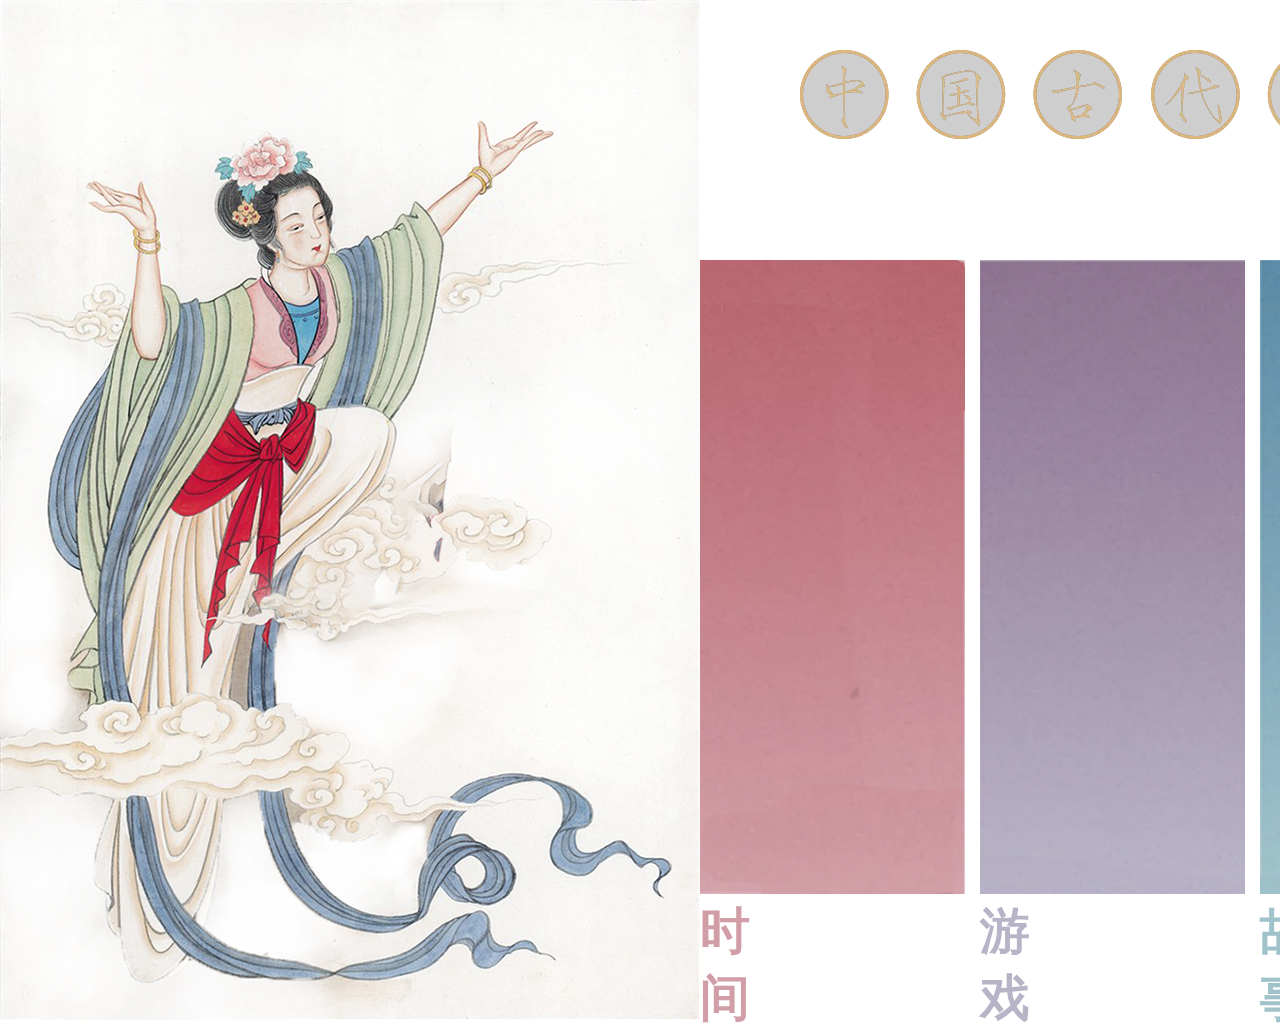
<file: short term/index.html>
<!DOCTYPE html>
<html>
	<head>
		<meta charset="utf-8" />
		<title>首页</title>
		<style>
		*{
			padding: 0;
			margin: 0;
		}
		.a{
			display: flex;
			flex-direction: row;
		}
		.b{
		position: relative;
			width: 700px;
		}/*飞天女*/
		.c{
			position: relative;
			width: 260px;
			height: 634px;
			margin-right: 20px;
			margin-top:260px ;

		}/*四个色块*/
		.d{
			top: 50px;
			left: 800px;
			position: absolute;
		}/*字*/
		.p1{
		                font-weight: bold;
		                font-size: 50px;
		                font-family: "宋体";
		                color: #d19da6;
						margin: auto;
						position:absolute
		            }
		.p2{
		                font-weight: bold;
		                font-size: 50px;
		                font-family: "宋体";
		                color: #b8b3c7;
						margin: auto;
		            }
		.p3{
		                font-weight: bold;
		                font-size: 50px;
		                font-family: "宋体";
		                color: #a0c2ca;
						margin: auto;
		            }
		.p4{
		                font-weight: bold;
		                font-size: 50px;
		                font-family: "宋体";
		                color: #b0cfba;
						margin: auto;
		            }
		</style>
	</head>
	<body>

	<div class="a">
	<div class="b"><img src="img/index1.png" alt=""></div>
	<div class="d"><img src="img/index%20letter2.png" alt=""></div>
	<div class="c" onclick="window.open(/'https://www.gongzicp.com/')"><img src="img/index2.png" alt=""><p class="p1">时<br>间</p></div>
	<div class="c" onclick="window.open(/'https://www.gongzicp.com/')"><img src="img/index3.png" alt=""><p class="p2">游<br>戏</p></div>
	<div class="c" onclick="window.open(/'https://www.gongzicp.com/')"><img src="img/index4.png" alt=""><p class="p3">故<br>事</p></div>
	<div class="c" onclick="window.open(/'https://www.gongzicp.com/')"><img src="img/index5.png" alt=""><p class="p4">分<br>析</p></div>
	</div>
	</body>
	
</html>
</file>
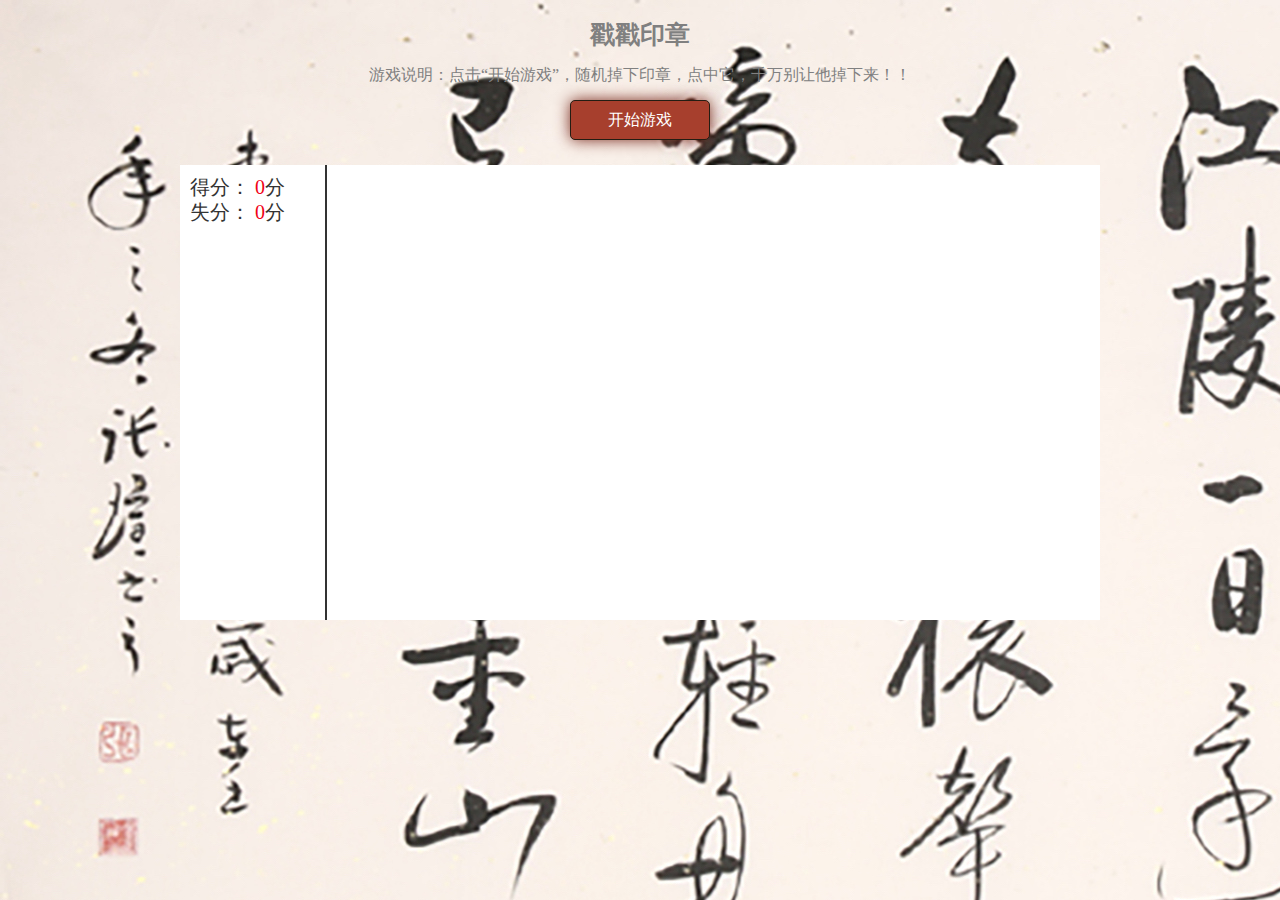
<file: game1/game1.html>
<!doctype html>
<html lang="en">

<head>
	<meta charset="UTF-8">
	<meta name="Generator" content="EditPlus®">
	<meta name="Author" content="">
	<meta name="Keywords" content="">
	<meta name="Description" content="">
	<title>来戳印章吧！</title>
	<link rel="stylesheet" href="./game.css">
	<script src="./game.js"></script>
	<script>
		$(function () {
			var input = $('top').getElementsByTagName('input')[0];  //开始游戏模块
			var Span = $('middle').getElementsByTagName('span');    //左边计分模块
			var Div = $('middle').getElementsByTagName('div')[1];   //右边大模块
			var Img = $('middle').getElementsByTagName('img')[0];   //掉下来的图片
			var arrImg = ['img/1.png', 'img/2.png', 'img/3.png', 'img/4.png', 'img/5.png', 'img/6.png', 'img/7.png','img/8.png', 'img/9.png', 'img/10.png'];
			var sdNum = 1; //图片运行速度
			var onOff = true; //假设一个开关，后面要用来判断
			for (var i = 0; i < Span.length; i++) {
				Span[i].num = 0; //一开始就把所有的得分和失分都归0
			}
			//给开始游戏注册一个点击事件
			input.onclick = function () {
				this.value = '游戏进行中…'; //点击后，游戏开始变成游戏进行中……
				this.disabled = true; //游戏进行中的时候让开始按钮无法再次点击
				var width = parseInt(getStyle(Div, 'width')); //获取图片活动的宽度
				var height = parseInt(getStyle(Div, 'height')) - 50; //获取图片活动的高度，并且减去本身的高度
				Img.style.display = 'block'; //让水果能够显示出来
				auto(); //开始执行代码
				function auto() {
					onOff = true; //假设为true就表示水果落到最下面时会被扣分
					var n = Math.round(Math.random() * (arrImg.length - 1)); //获取数组里面随机的水果
					var positions = Math.round(Math.random() * (width - 50)); //随机获取水果的位置
					Img.src = arrImg[n]; //赋值
					Img.style.left = positions + 'px'; //赋值
					doMove(Img, 'top', sdNum, height, function () { //落下去的时候
						if (onOff == true) { //假设为true就表示水果落到最下面时会扣分
							shake($('middle'), 'top', function () { //掉下去后就会开始抖动窗口
								Img.style.top = '0px'; //让水果回到0px的位置
								Span[1].num++; //失分上面+1
								Span[1].innerHTML = Span[1].num; //显示在失分上面
								if (Span[1].num == 10) { //如果失去分大于了10
									//Img.style.display = 'none';	//如果游戏结束，将水果清除
									input.value = '开始游戏'; //可以重新点击开始游戏
									input.disabled = false; //让开始游戏显示出来
									alert('游戏结束，你共获得' + Span[0].num + '分'); //弹出游戏结束，并且显示得分
									for (var i = 0; i < Span.length; i++) {
										Span[i].num = 0; //得分和失分归零
									}
								} else {
									auto();
								}
							});
						}

					});
				}

				Img.onclick = function () {
					onOff = false; //如果为false，哪怕水果掉在最下面，也不会获得失分
					Img.src = 'qq.png'; //点击最后，水果变成哭的样子

					//这是一个Bug,直线增长会造成用户的体验感差，修改如下，引入对数函数
					// sdNum = sdNum + 0.2; //每一次点击，水果下降的速度增加0,
					// console.log(sdNum);

					shake(Img, 'left', function () { //点击之后开始抖
						Img.style.top = '0px'; //然后水果恢复到0px的位置
						Span[0].num++; //获得得分+1
						Span[0].innerHTML = Span[0].num; //获得得分一枚
						
						sdNum=sdNum+0.2*Math.LOG10E;
						console.log(sdNum);
						auto(); //继续执行代码
					});
				}
			}

		})
		
	</script>
</head>

<body>
	<div id="box">
		<div id="top">
			<p class="title">戳戳印章</p>
			<p class="sm">游戏说明：点击“开始游戏”，随机掉下印章，点中它，千万别让他掉下来！！</p>
			<input class="but" type="button" value="开始游戏">
		</div>
		<div id="middle">
			<div class="left">
				<p>得分：
					<span>0</span>分</p>
				<p>失分：
					<span>0</span>分</p>
			</div>
			<!-- 禁止选取 -->
			<div class="right" onselectstart="return false">
			<!-- 禁止鼠标在网页上拖动 -->
				<img ondragstart="return false" />
				
			</div>
		</div>
	</div>
</body>

</html>
</file>
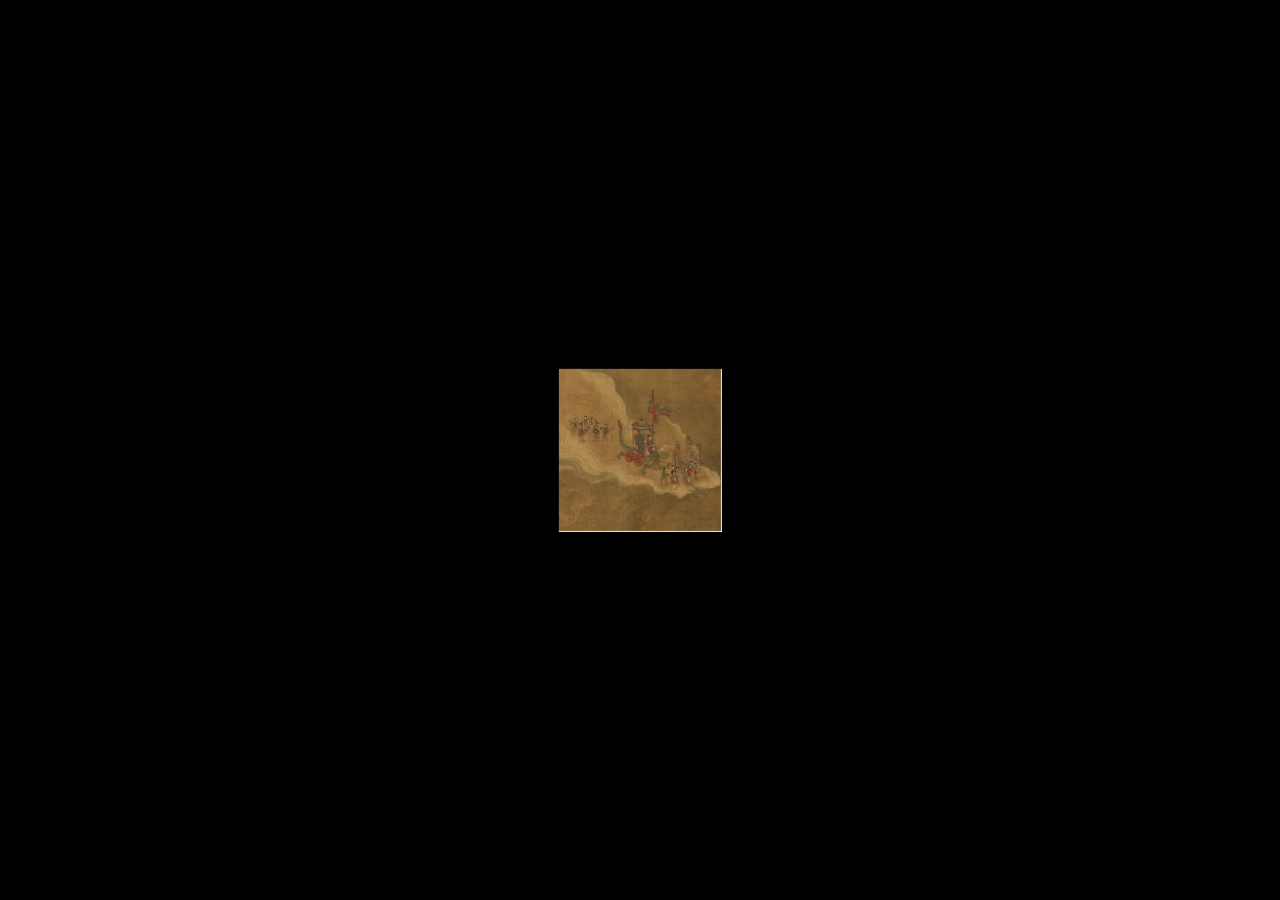
<file: game2/game2.html>
<!DOCTYPE html>
<html lang="zh-CN">
	<head>
		<meta charset="UTF-8" />
		<meta name="viewport" content="width=device-width, initial-scale=1.0" />
		<title>HTML+CSS 3D盒子</title>
		<link rel="stylesheet" href="css/index.css" />
	</head>
	<body>
		<section>
			<div><a href="http://ltfc.net/img/6040ffc96a7cd84097041adb"><img src="images/1.png" alt="" /></a></div>
			<div><a href="http://ltfc.net/img/5be396fa8ed7f411e26a47b7"><img src="images/2.png" alt="" /></a></div>
			<div><a href="http://ltfc.net/img/6002c52edd15d27ca28f53ac"><img src="images/3.png" alt="" /></a></div>
			<div><a href="http://ltfc.net/img/5ceaadb867cf9516b671a7f1"><img src="images/4.png" alt="" /></a></div>
			<div><a href="http://ltfc.net/img/607e84666ea18bc16b1535eb"><img src="images/5.png" alt="" /></a></div>
			<div><a href=http://ltfc.net/img/5efd65661adf336d7b56db3b><img src="images/6.png" alt="" /></a></div>
			<div><a href="http://ltfc.net/img/6040ffc96a7cd84097041adb"><img src="images/1.png" alt="" /></a></div>
			<div><a href="http://ltfc.net/img/5be396fa8ed7f411e26a47b7"><img src="images/2.png" alt="" /></a></div>
			<div><a href="http://ltfc.net/img/6002c52edd15d27ca28f53ac"><img src="images/3.png" alt="" /></a></div>
			<div><a href="http://ltfc.net/img/5ceaadb867cf9516b671a7f1"><img src="images/4.png" alt="" /></a></div>
			<div><a href="http://ltfc.net/img/607e84666ea18bc16b1535eb"><img src="images/5.png" alt="" /></a></div>
			<div><a href="http://ltfc.net/img/5efd65661adf336d7b56db3b"><img src="images/6.png" alt="" /></a></div>
		</section>
	</body>
</html>
</file>
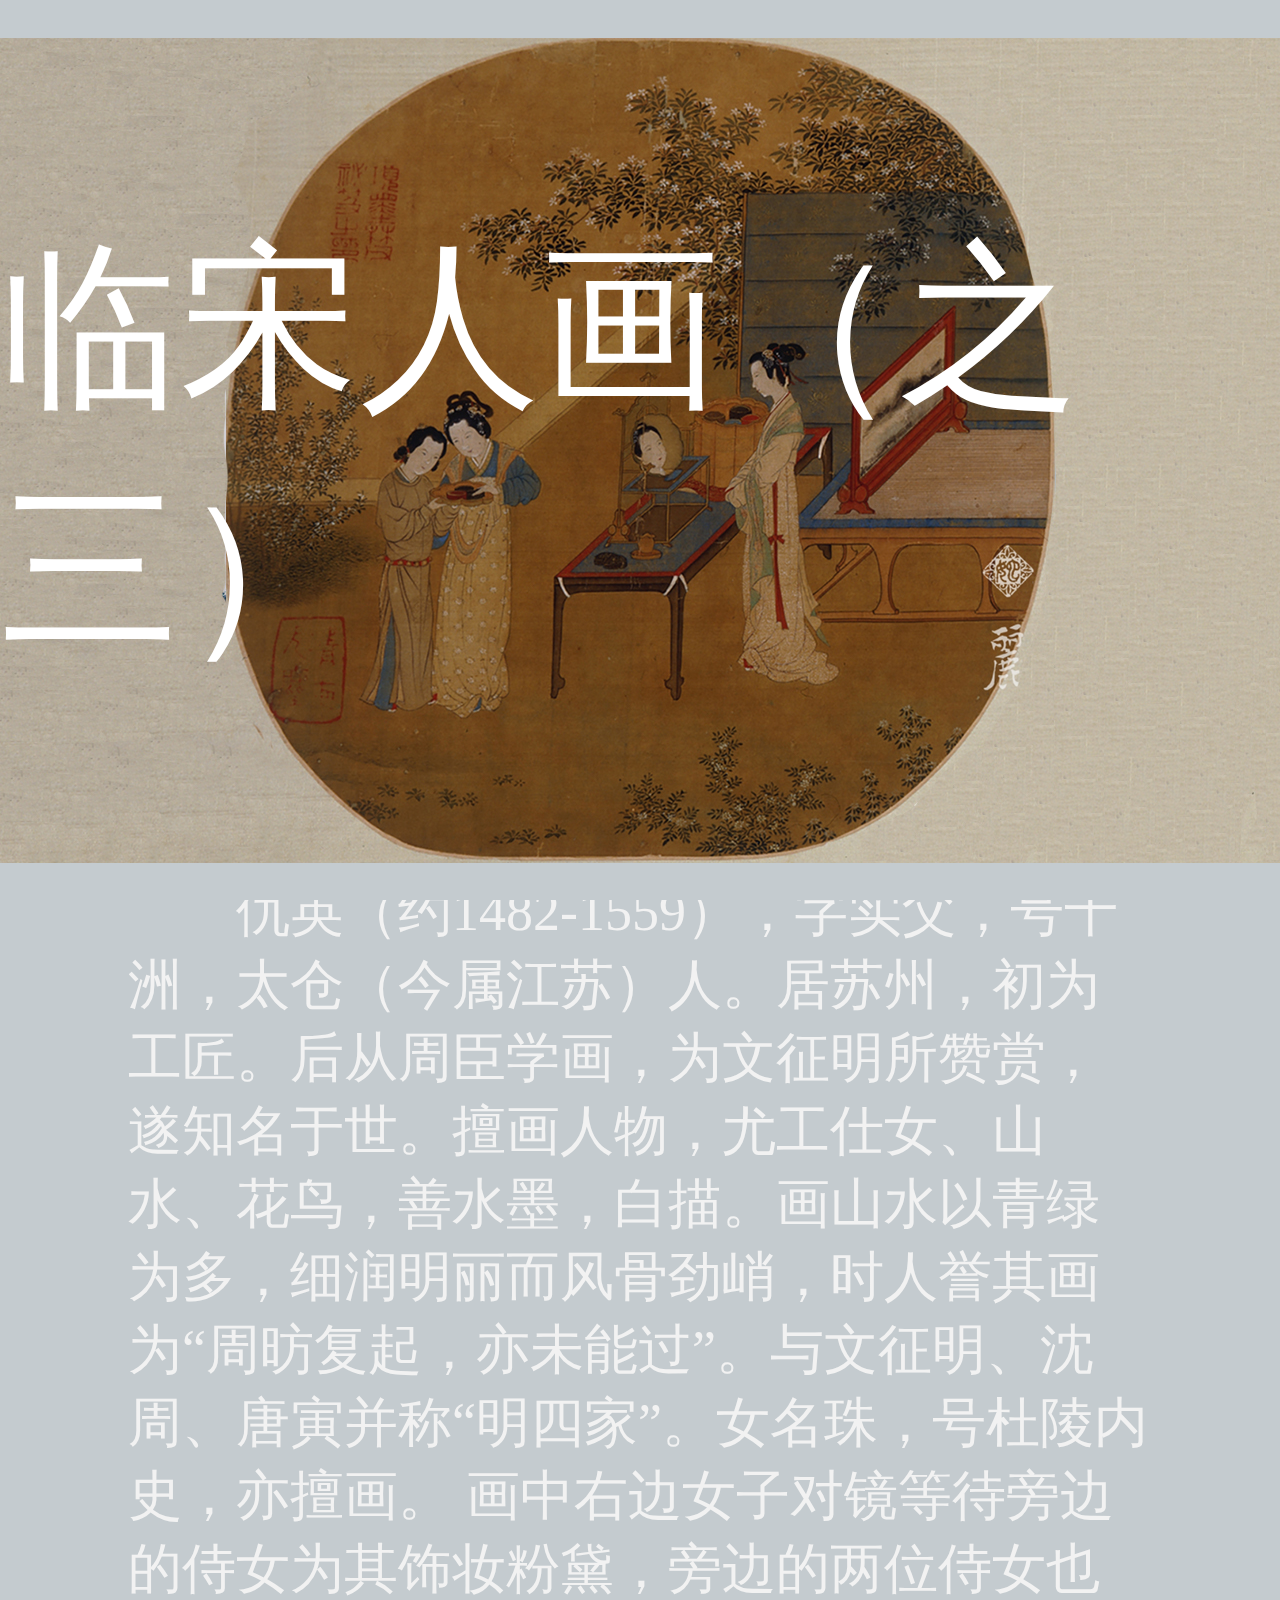
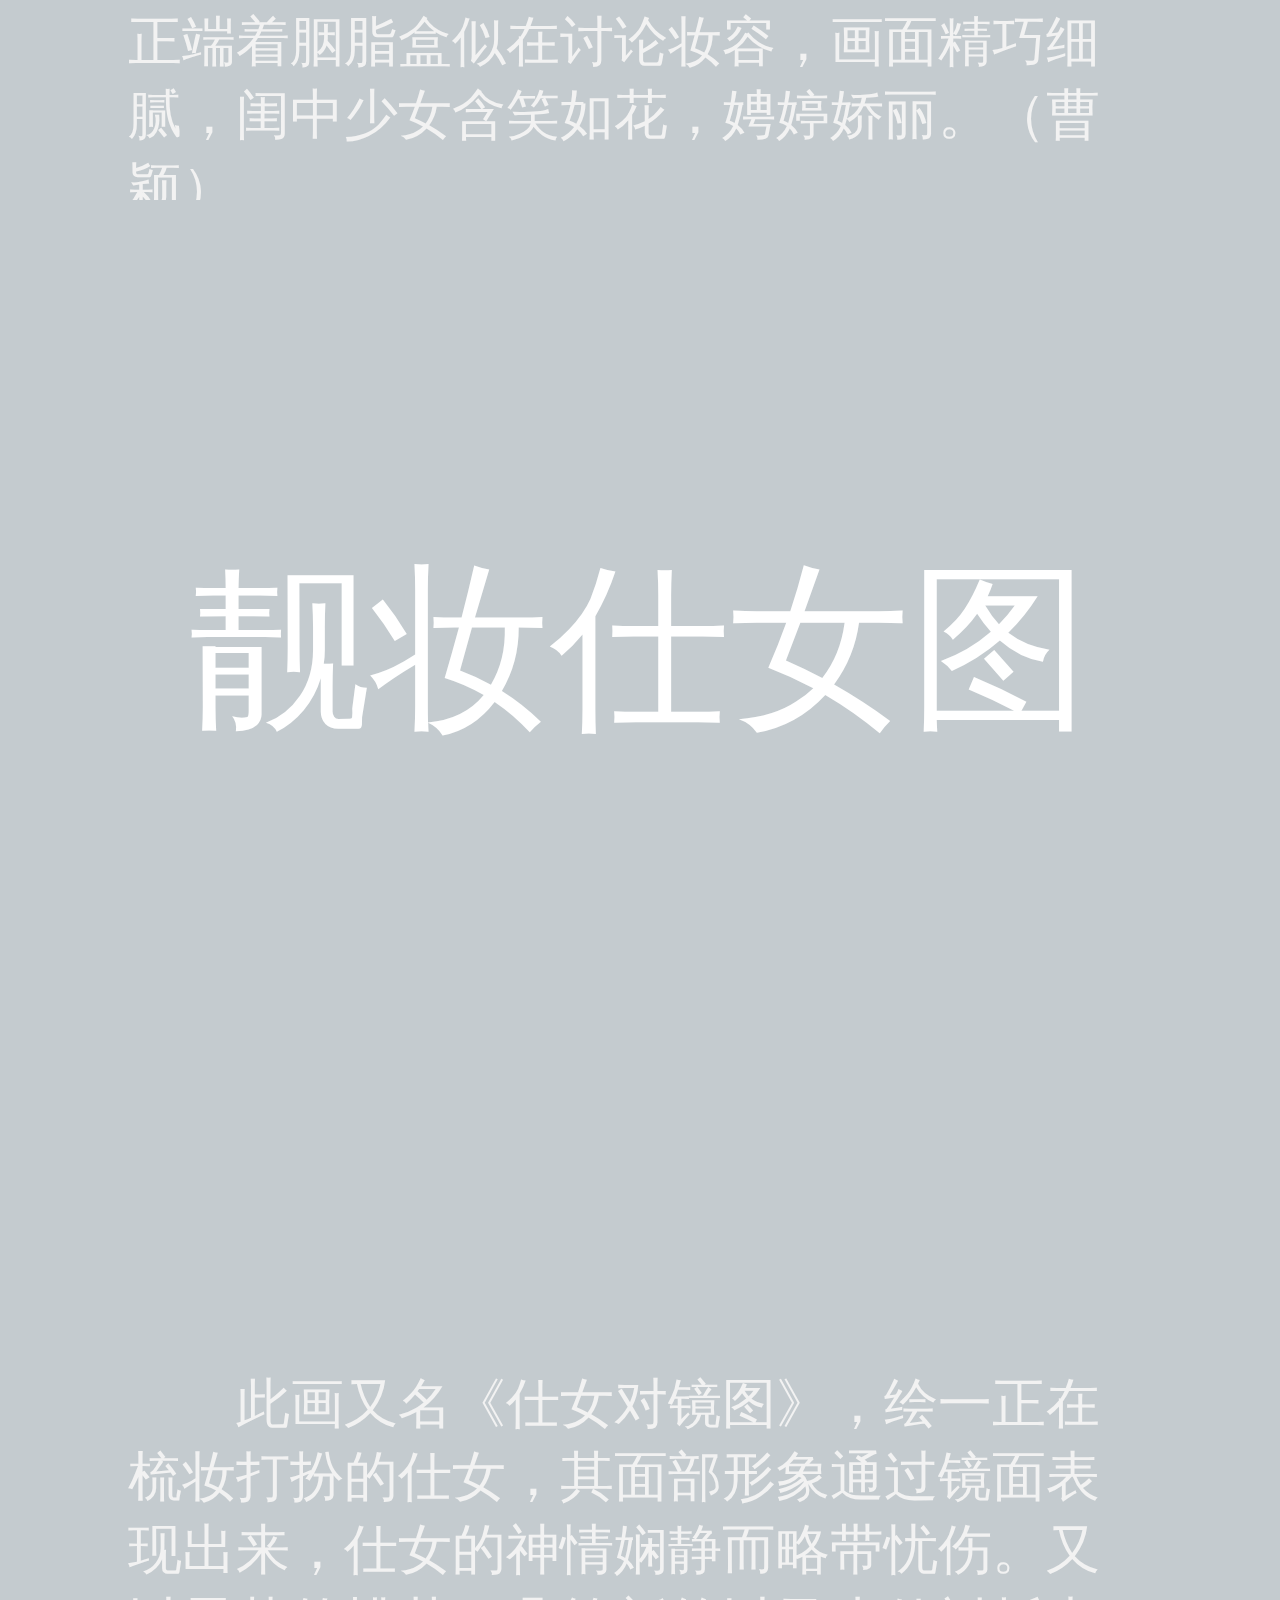
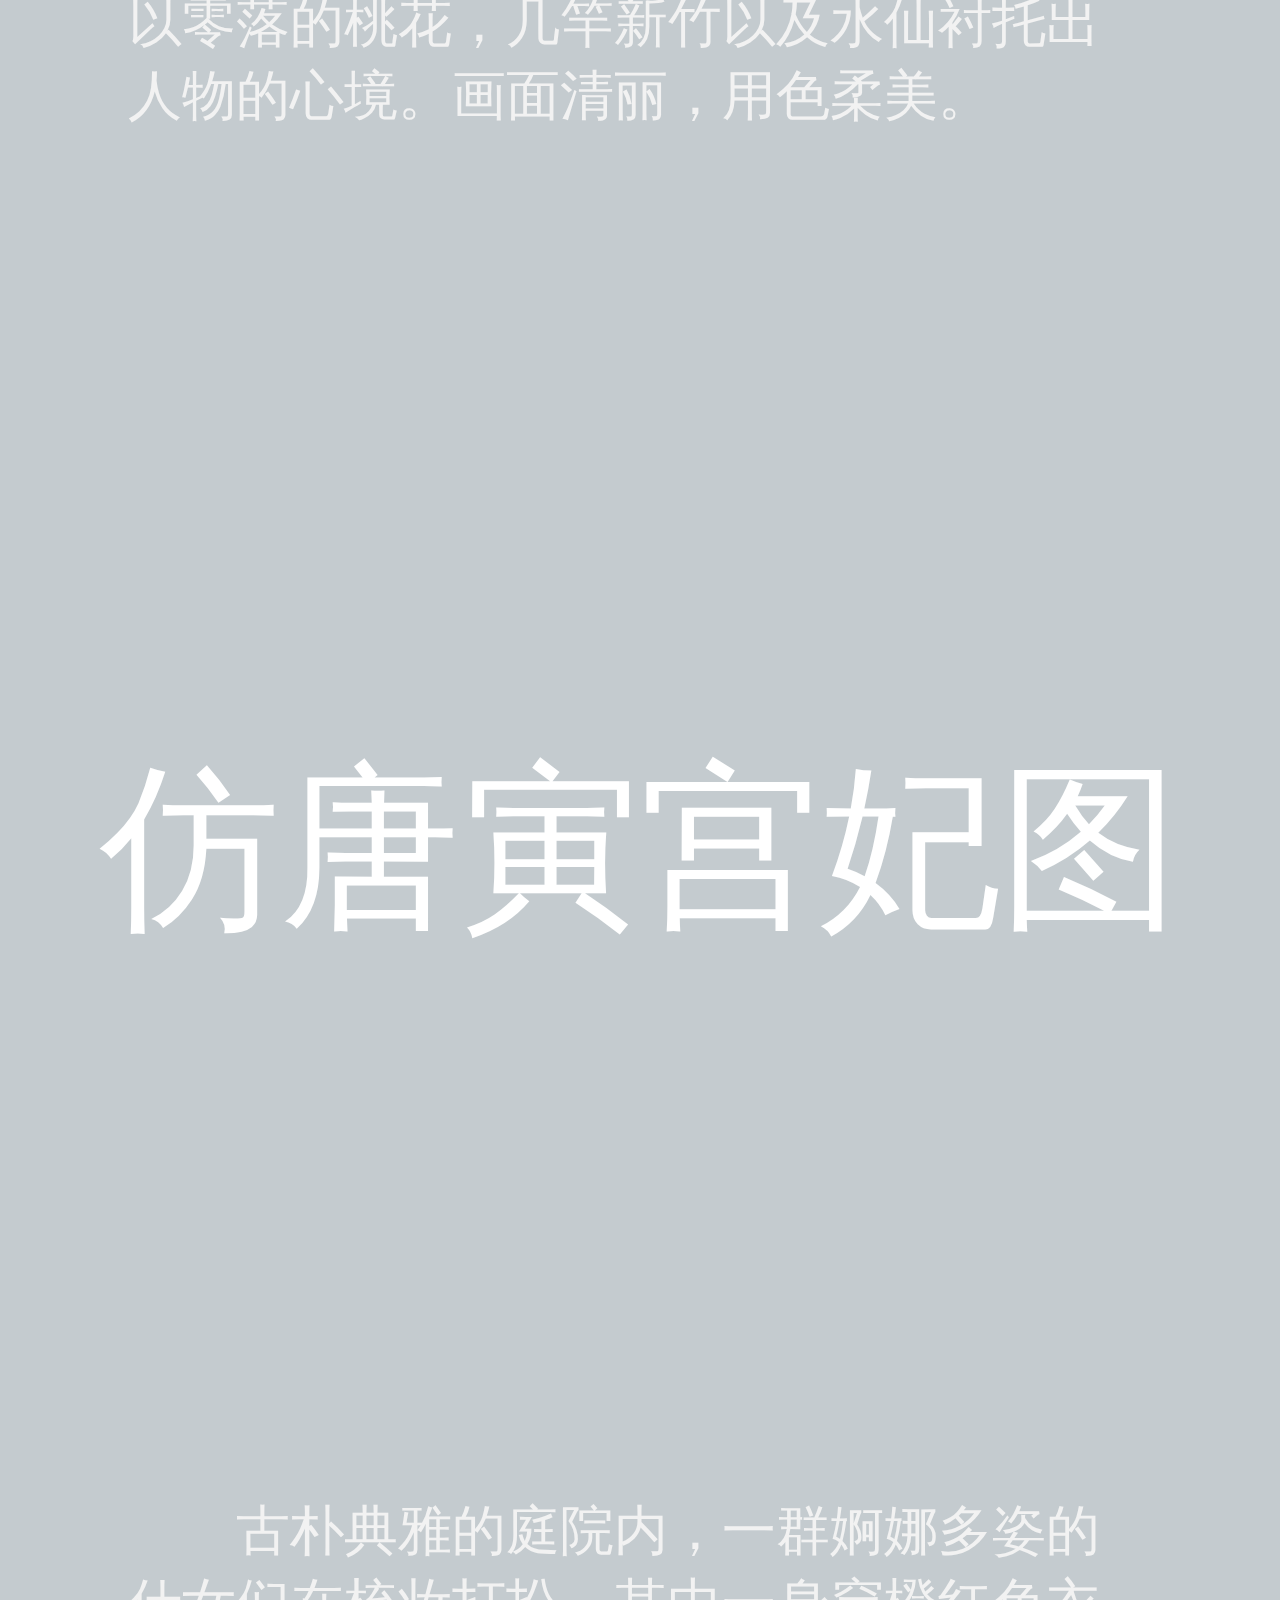
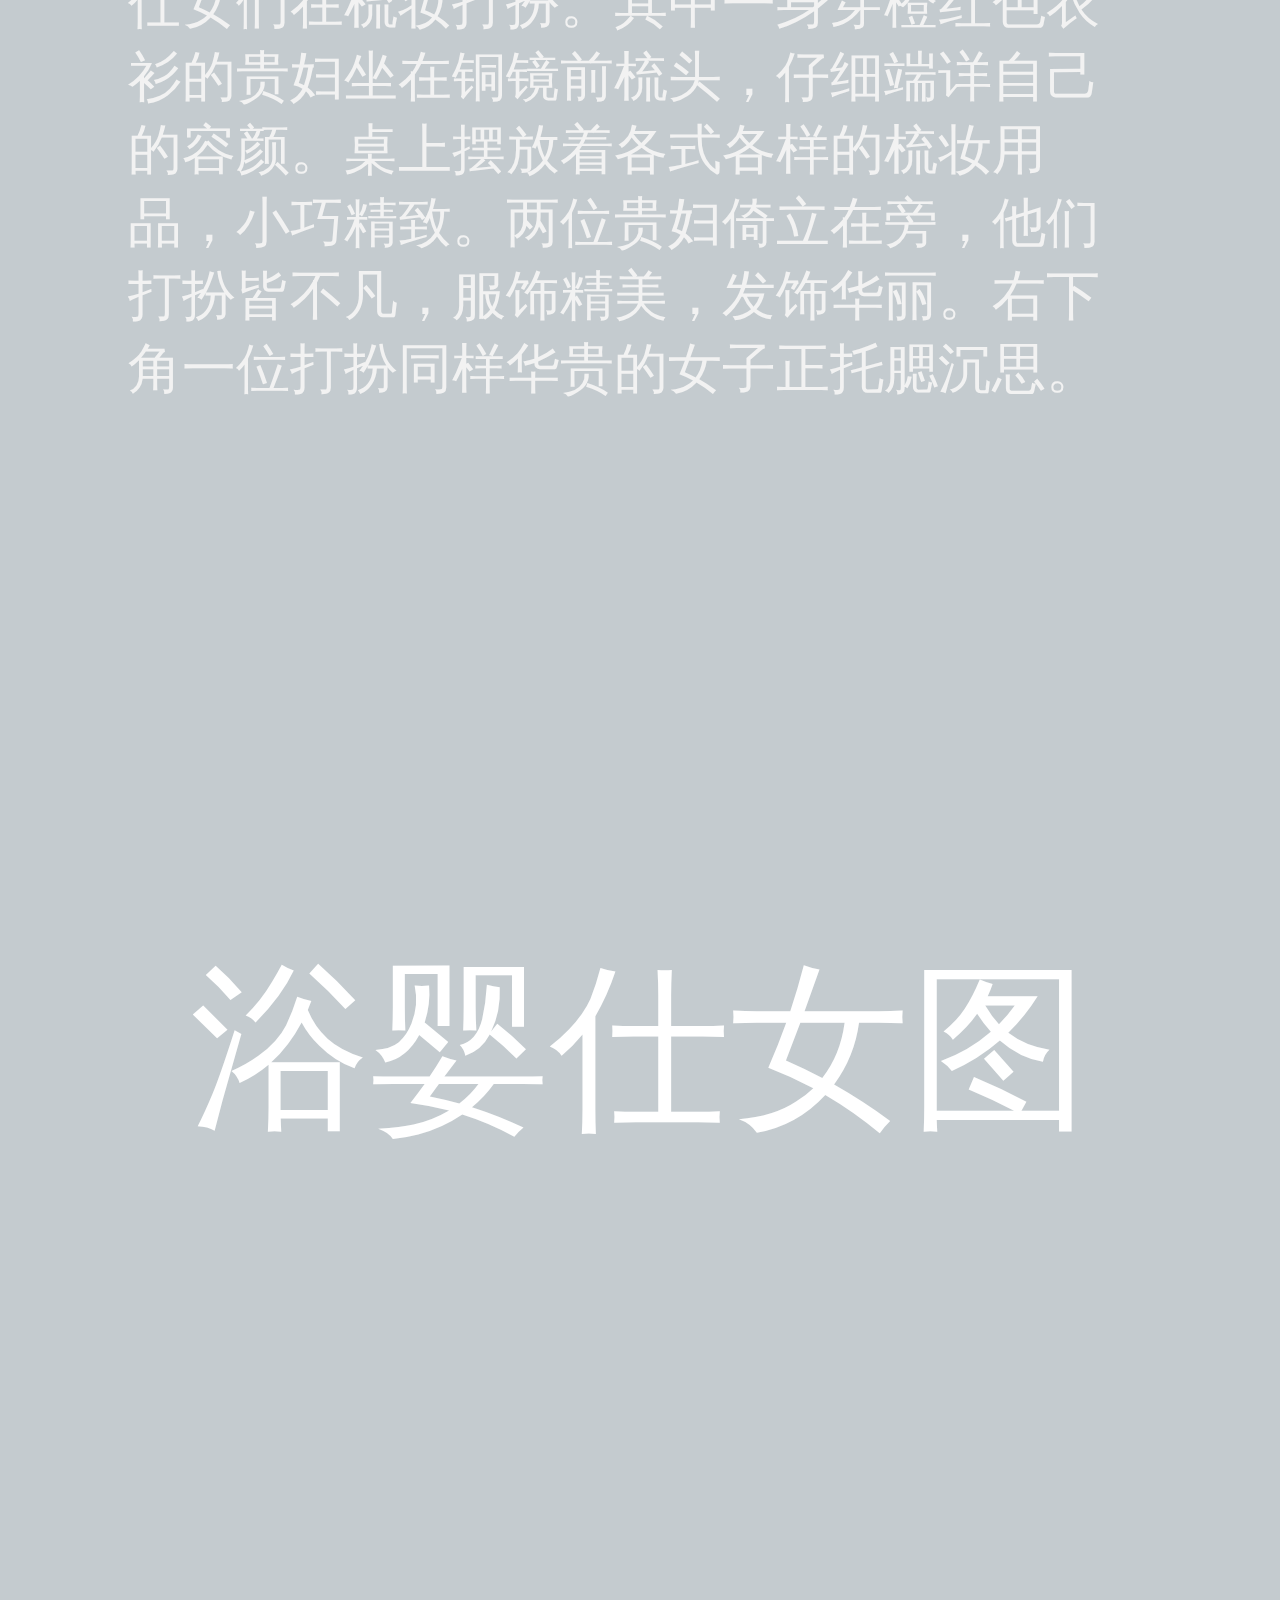
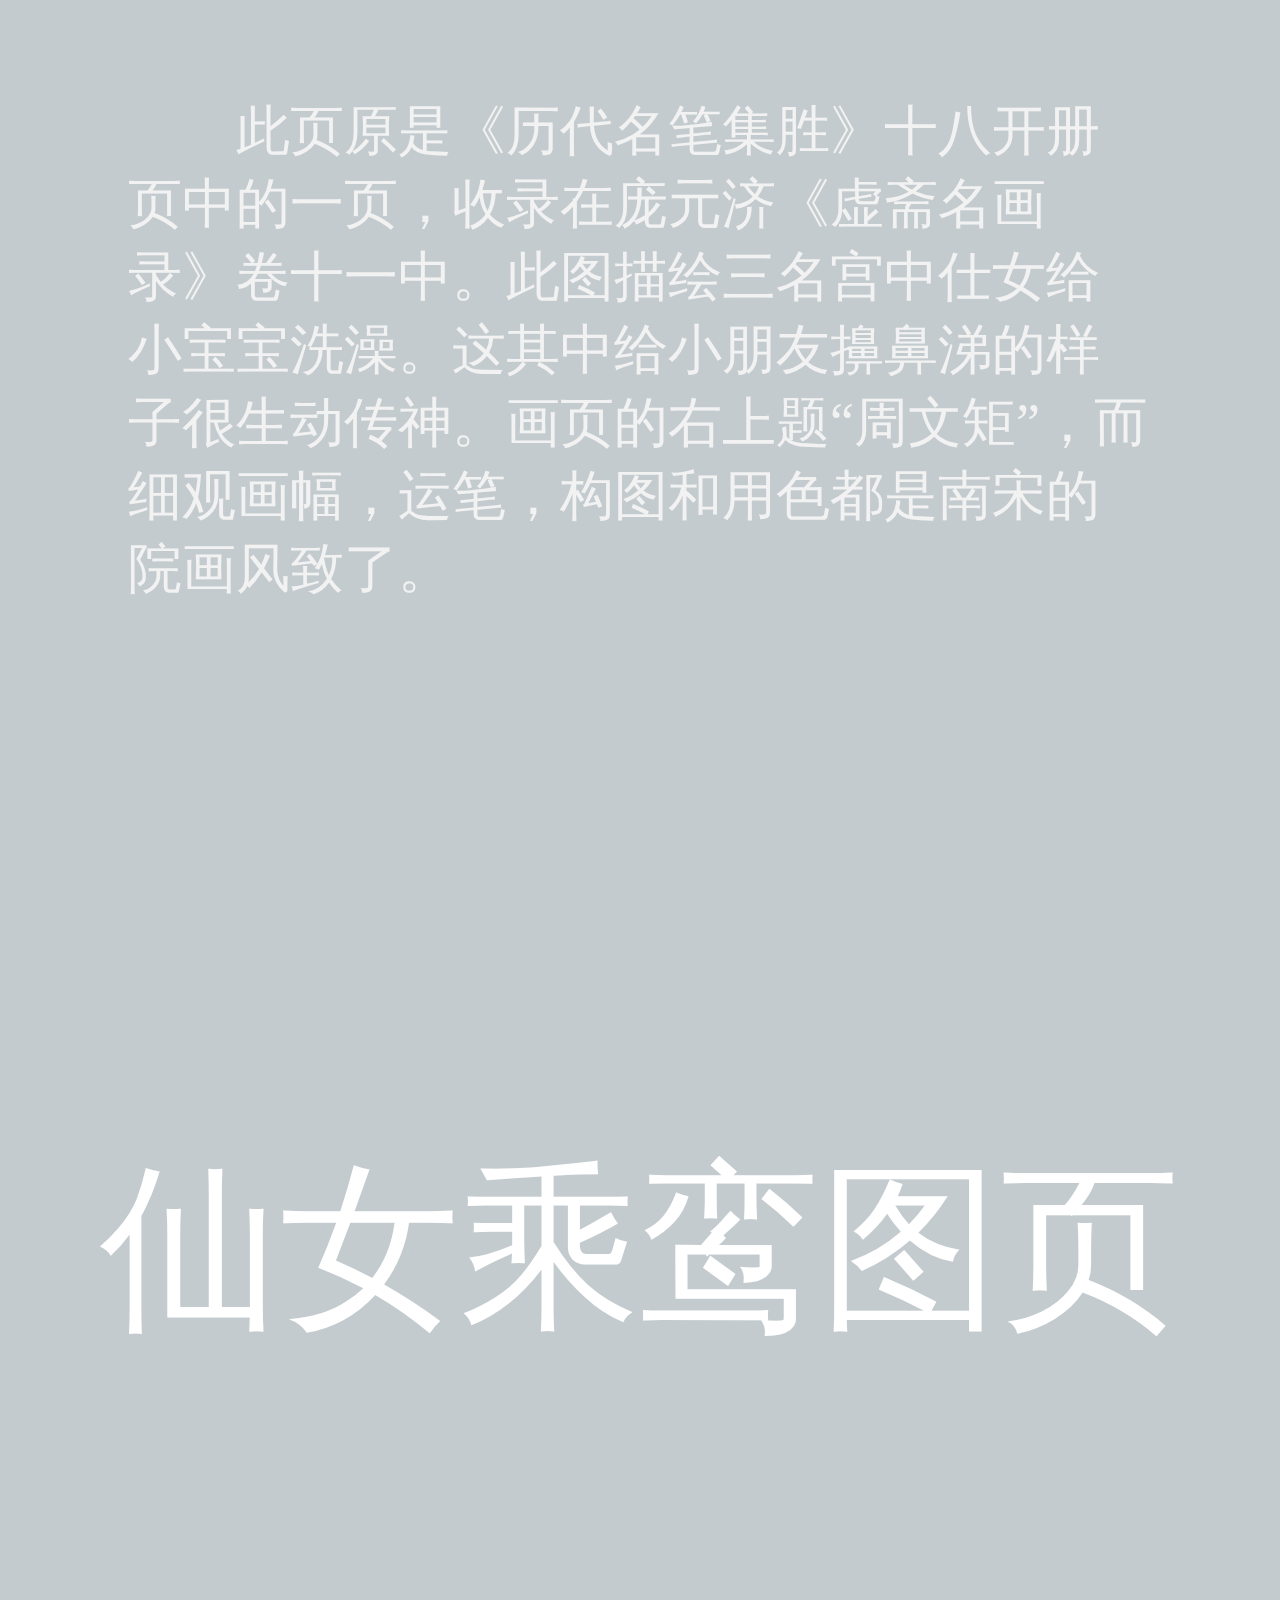
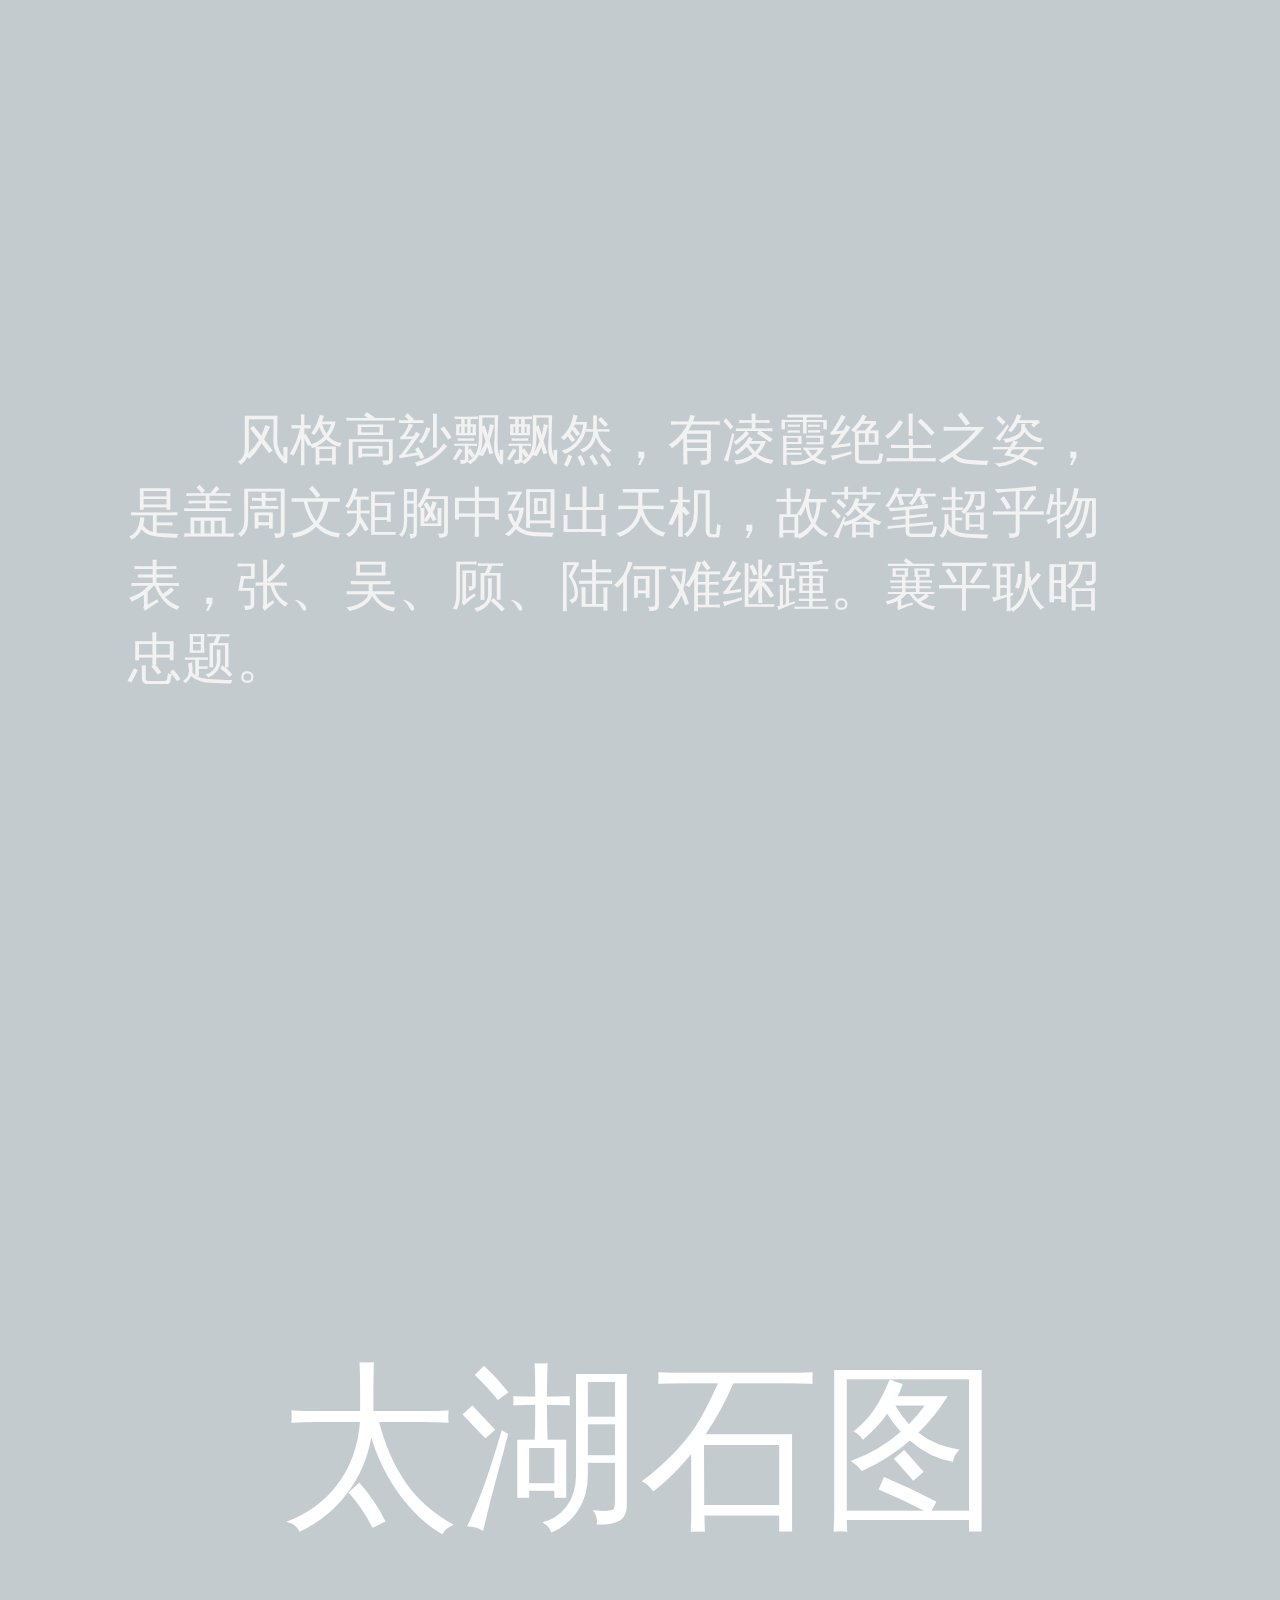
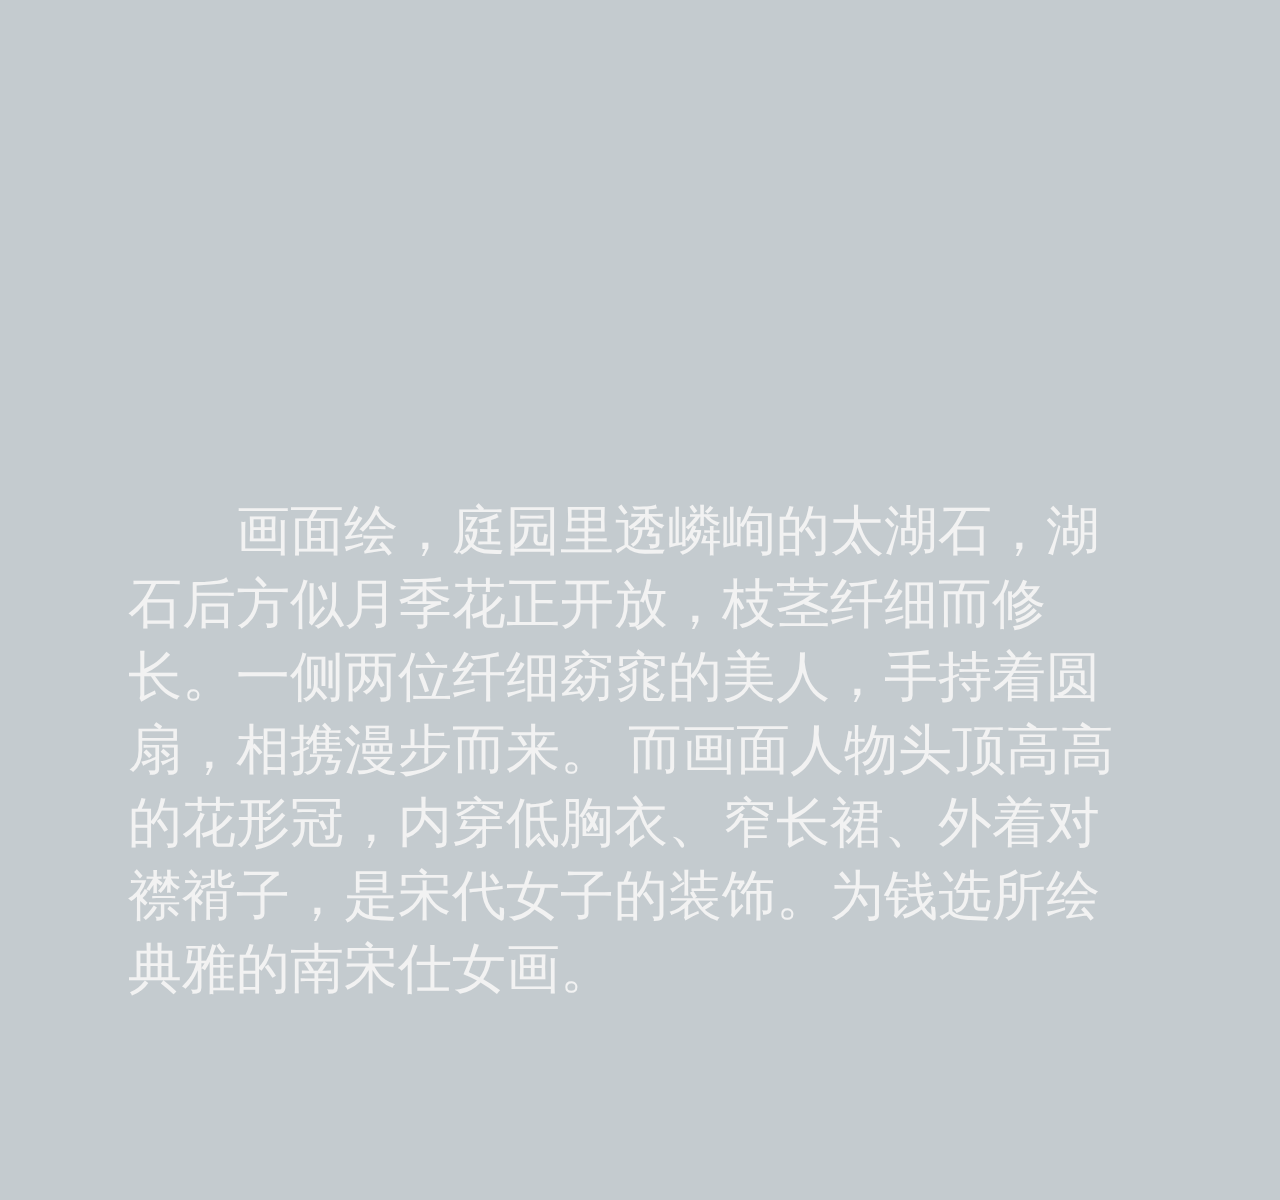
<file: shicha/shangxi.html>
<!DOCTYPE html>
<html lang="en">
<head>
    <meta charset="UTF-8">
    <meta name="viewport" content="width=device-width, initial-scale=1.0">
    <link rel="stylesheet" href="index.css">
    <title>画作</title>
</head>
<body>
    <div id="container" class="fonttitle">
        <section id="img1" class="img">临宋人画（之三）</section>
        <section id="content1" >
			<div class="fonttext">仇英（约1482-1559），字实父，号十洲，太仓（今属江苏）人。居苏州，初为工匠。后从周臣学画，为文征明所赞赏，遂知名于世。擅画人物，尤工仕女、山水、花鸟，善水墨，白描。画山水以青绿为多，细润明丽而风骨劲峭，时人誉其画为“周昉复起，亦未能过”。与文征明、沈周、唐寅并称“明四家”。女名珠，号杜陵内史，亦擅画。

画中右边女子对镜等待旁边的侍女为其饰妆粉黛，旁边的两位侍女也正端着胭脂盒似在讨论妆容，画面精巧细腻，闺中少女含笑如花，娉婷娇丽。（曹颖）</div>
		</section><!--还试过这种方法 style="font-size: 20px;"-->
        
		<section id="img2" class="img">靓妆仕女图</section>
		<section id="content1" >
			<div class="fonttext">
				此画又名《仕女对镜图》，绘一正在梳妆打扮的仕女，其面部形象通过镜面表现出来，仕女的神情娴静而略带忧伤。又以零落的桃花，几竿新竹以及水仙衬托出人物的心境。画面清丽，用色柔美。
		</div>
		</section>
		
		<section id="img3" class="img">仿唐寅宫妃图</section>
        <section id="content1" >
        	<div class="fonttext">
				古朴典雅的庭院内，一群婀娜多姿的仕女们在梳妆打扮。其中一身穿橙红色衣衫的贵妇坐在铜镜前梳头，仔细端详自己的容颜。桌上摆放着各式各样的梳妆用品，小巧精致。两位贵妇倚立在旁，他们打扮皆不凡，服饰精美，发饰华丽。右下角一位打扮同样华贵的女子正托腮沉思。
        </div>
        </section>
		
		<section id="img4" class="img">浴婴仕女图</section>
		<section id="content1" >
			<div class="fonttext">
				此页原是《历代名笔集胜》十八开册页中的一页，收录在庞元济《虚斋名画录》卷十一中。此图描绘三名宫中仕女给小宝宝洗澡。这其中给小朋友擤鼻涕的样子很生动传神。画页的右上题“周文矩”，而细观画幅，运笔，构图和用色都是南宋的院画风致了。
		</div>
		</section>
		
		<section id="img5" class="img">仙女乘鸾图页</section>
		<section id="content1" >
			<div class="fonttext">
				风格高玅飘飘然，有凌霞绝尘之姿，是盖周文矩胸中廻出天机，故落笔超乎物表，张、吴、顾、陆何难继踵。襄平耿昭忠题。
		</div>
		</section>
		
        <section id="img6" class="img">太湖石图</section>
        <section id="content1" >
        	<div class="fonttext">
				画面绘，庭园里透嶙峋的太湖石，湖石后方似月季花正开放，枝茎纤细而修长。一侧两位纤细窈窕的美人，手持着圆扇，相携漫步而来。 而画面人物头顶高高的花形冠，内穿低胸衣、窄长裙、外着对襟褙子，是宋代女子的装饰。为钱选所绘典雅的南宋仕女画。
        </div>
        </section>
    </div>
</body>
</html>
</file>
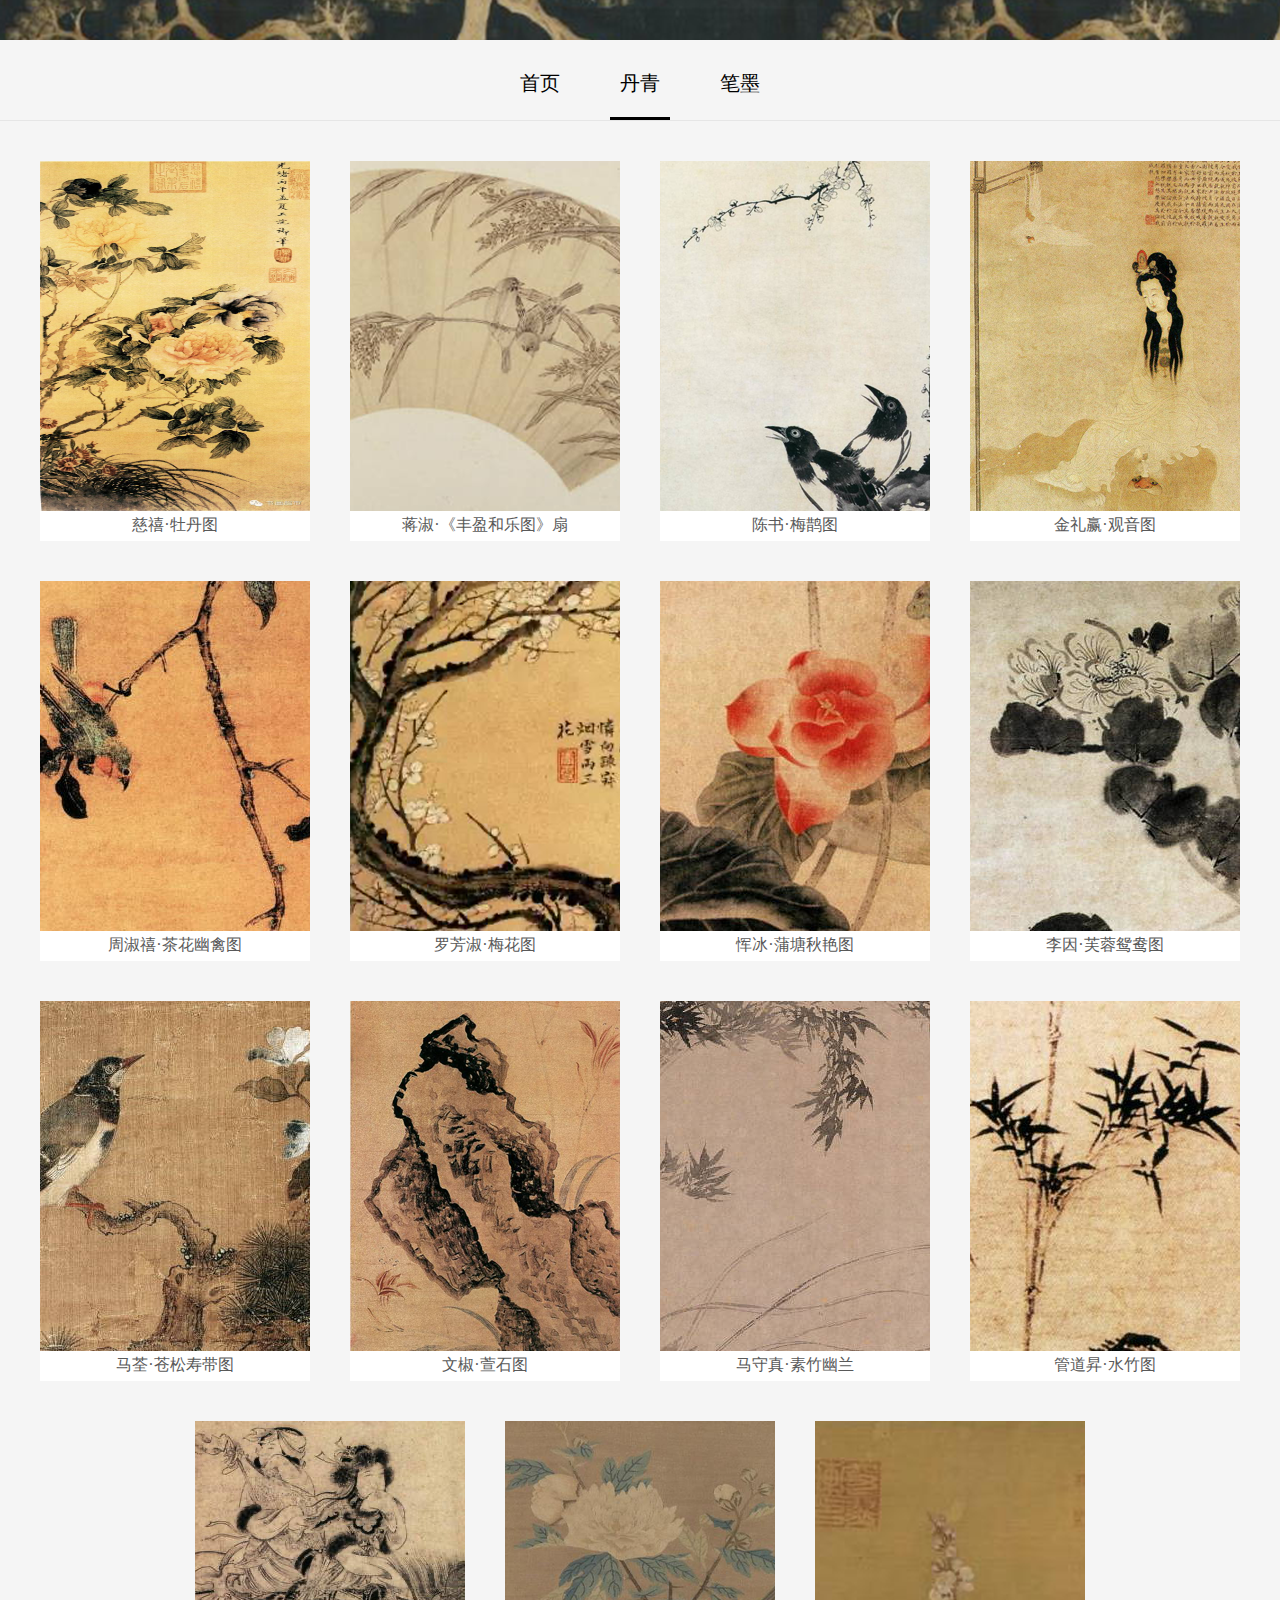
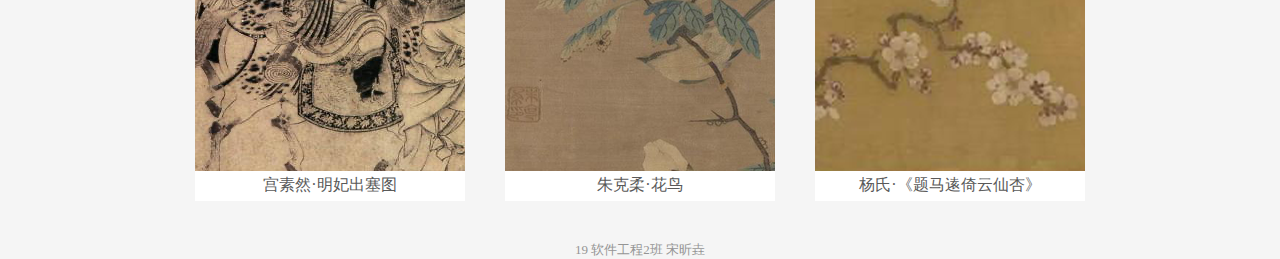
<file: yiwen/hua.html>
<!DOCTYPE html>
<html lang="en">
<head>
  <meta charset="UTF-8">
  <meta http-equiv="X-UA-Compatible" content="IE=edge">
  <meta name="viewport" content="width=device-width, initial-scale=1.0">
  <title>这里是标签页标题啦</title>
  <link rel="stylesheet" href="style.css">
  <link rel="icon" href="icon.png">
</head>
<body>
  <header></header>
  <nav>
    <a href="../index.html">首页</a>
    <a href="" style="color: #000;
    border-bottom: 3px solid #000;">丹青</a>
    <!-- 这样有一个此时在这个页面的感觉 -->
    <a href="shu.html">笔墨</a>
  </nav>
  <div class="showcase">
	  
    <a href="../css/card/yiwen00.html">
      <img src="yiwenimg/story1.jpg" alt="">
      <span>慈禧·牡丹图</span><!--慈禧（1835-1908），姓叶赫那拉，咸丰帝妃子，后因子即位为同治帝，而晋封为皇太后。1861年发动辛酉政变，之后掌握朝中实权达48年之久。艺术上具一定才能，尤其工于花卉，可以从她传世的两幅牡丹图中看出。-->
    </a>
    
    
    
    <a href="https://gimg2.baidu.com/image_search/src=http%3A%2F%2Fwww.doudier.com%2Fuploadfile%2F2018%2F1203%2F20181203122746121.jpg&refer=http%3A%2F%2Fwww.doudier.com&app=2002&size=f9999,10000&q=a80&n=0&g=0n&fmt=jpeg?sec=1633201761&t=df096326df871195a232964e0ecce39e">
		<img src="yiwenimg/story2.png" alt="">
		<span>蒋淑·《丰盈和乐图》扇</span>
	</a>
	
	<a href="http://image109.360doc.com/DownloadImg/2019/05/2717/162236078_1_20190527051444816.jpg">
		<img src="yiwenimg/story3.png" alt="">
		<span>陈书·梅鹊图</span>
	</a>
		
		<a href="https://gimg2.baidu.com/image_search/src=http%3A%2F%2Fsi1.go2yd.com%2Fget-image%2F0JtvOZI3Gjo&refer=http%3A%2F%2Fsi1.go2yd.com&app=2002&size=f9999,10000&q=a80&n=0&g=0n&fmt=jpeg?sec=1633201823&t=e60df5e58368a9ba15807271d00637bc">
			<img src="yiwenimg/story4.png" alt="">
		<span>金礼赢·观音图</span>
		</a>
		
		<a href="http://image82.360doc.com/DownloadImg/2015/02/1915/50311965_1.jpg">
			<img src="yiwenimg/story5.png" alt="">
			<span>周淑禧·茶花幽禽图</span>
		</a>
		 
		<a href="https://gimg2.baidu.com/image_search/src=http%3A%2F%2Foss-product-img.artfoxlive.com%2Fprofile-prod%2F201907%2F1563327085618_2776425.jpg%3Fx-oss-process%3Dstyle%2Fl_watermark&refer=http%3A%2F%2Foss-product-img.artfoxlive.com&app=2002&size=f9999,10000&q=a80&n=0&g=0n&fmt=jpeg?sec=1633201910&t=75e986e0f200d8b2d4056b689f34fcf1">
			<img src="yiwenimg/story6.png" alt="">
		<span>罗芳淑·梅花图</span>
		</a>
		
		<a href="https://gimg2.baidu.com/image_search/src=http%3A%2F%2F5b0988e595225.cdn.sohucs.com%2Fimages%2F20170923%2F0bb1f40704bb42c08df2f7d4c2230317.jpeg&refer=http%3A%2F%2F5b0988e595225.cdn.sohucs.com&app=2002&size=f9999,10000&q=a80&n=0&g=0n&fmt=jpeg?sec=1633201983&t=6506356f3e19ce307a24f509ebf489e0">
			<img src="yiwenimg/story7.png" alt="">
			<span>恽冰·蒲塘秋艳图
			</span>
		</a>
		
		<a href="https://gimg2.baidu.com/image_search/src=http%3A%2F%2Fhbimg.b0.upaiyun.com%2Fcb8006907d28fe9f034808096276309b16f42219fdda-41CvdB_fw658&refer=http%3A%2F%2Fhbimg.b0.upaiyun.com&app=2002&size=f9999,10000&q=a80&n=0&g=0n&fmt=jpeg?sec=1633202062&t=487b94f7d7067f3009480f6892468570">
			<img src="yiwenimg/story8.png" alt="">
			<span>李因·芙蓉鸳鸯图
			</span>
		</a>
		
		<a href="http://image82.360doc.com/DownloadImg/2015/02/1507/50197870_1.jpg">
			<img src="yiwenimg/story9.png" alt="">
			<span>马荃·苍松寿带图
			</span>
			
		</a>
		
		<a href="http://image109.360doc.com/DownloadImg/2019/05/2622/162177553_1_20190526103216129.jpg">
			<img src="yiwenimg/story10.png" alt="">
		<span>文椒·萱石图
</span>
</a>
		
		<a href="http://image82.360doc.com/DownloadImg/2015/02/1508/50198305_1.jpg">
			<img src="yiwenimg/story11.png" alt="">
		<span>马守真·素竹幽兰
		</span>
			</a>
		
		<a href="https://5b0988e595225.cdn.sohucs.com/images/20180528/12c376695a2540e1853f1b8098e45b65.jpeg">
			
			<img src="yiwenimg/story12.png" alt="">
			<span>管道昇·水竹图
			</span>
		</a>
		
		<a href="https://gimg2.baidu.com/image_search/src=http%3A%2F%2Fwww.xiexingcun.com%2Fminghua%2F02%2FPICS%2F156B.jpg&refer=http%3A%2F%2Fwww.xiexingcun.com&app=2002&size=f9999,10000&q=a80&n=0&g=0n&fmt=jpeg?sec=1633202240&t=a9fbaadfede12693525e77db19cc1ddb">
			<img src="yiwenimg/story13.png" alt="">
			<span>宫素然·明妃出塞图
			</span>
		</a>
		<a href="https://gimg2.baidu.com/image_search/src=http%3A%2F%2Fimg.rednet.cn%2F2020%2F07-22%2F471fd4c3-05ec-470c-a756-e348feff92a2.jpg&refer=http%3A%2F%2Fimg.rednet.cn&app=2002&size=f9999,10000&q=a80&n=0&g=0n&fmt=jpeg?sec=1633202273&t=d0bb076abaefbe4d6a7005c20eaea824">
			<img src="yiwenimg/story14.png" alt="">
			<span>朱克柔·花鸟
			</span>
		</a>
		<a href="https://pics0.baidu.com/feed/7acb0a46f21fbe09a3a22c7c578e6b348544add4.jpeg?token=f10a004cd86f4fdd298e49fd5f9e4967">
			<img src="yiwenimg/story15.png" alt="">
			<span>杨氏·《题马逺倚云仙杏》
			</span>
		</a>
		</div>
  <footer>19 软件工程2班 宋昕垚</footer>
</body>
</html>
</file>
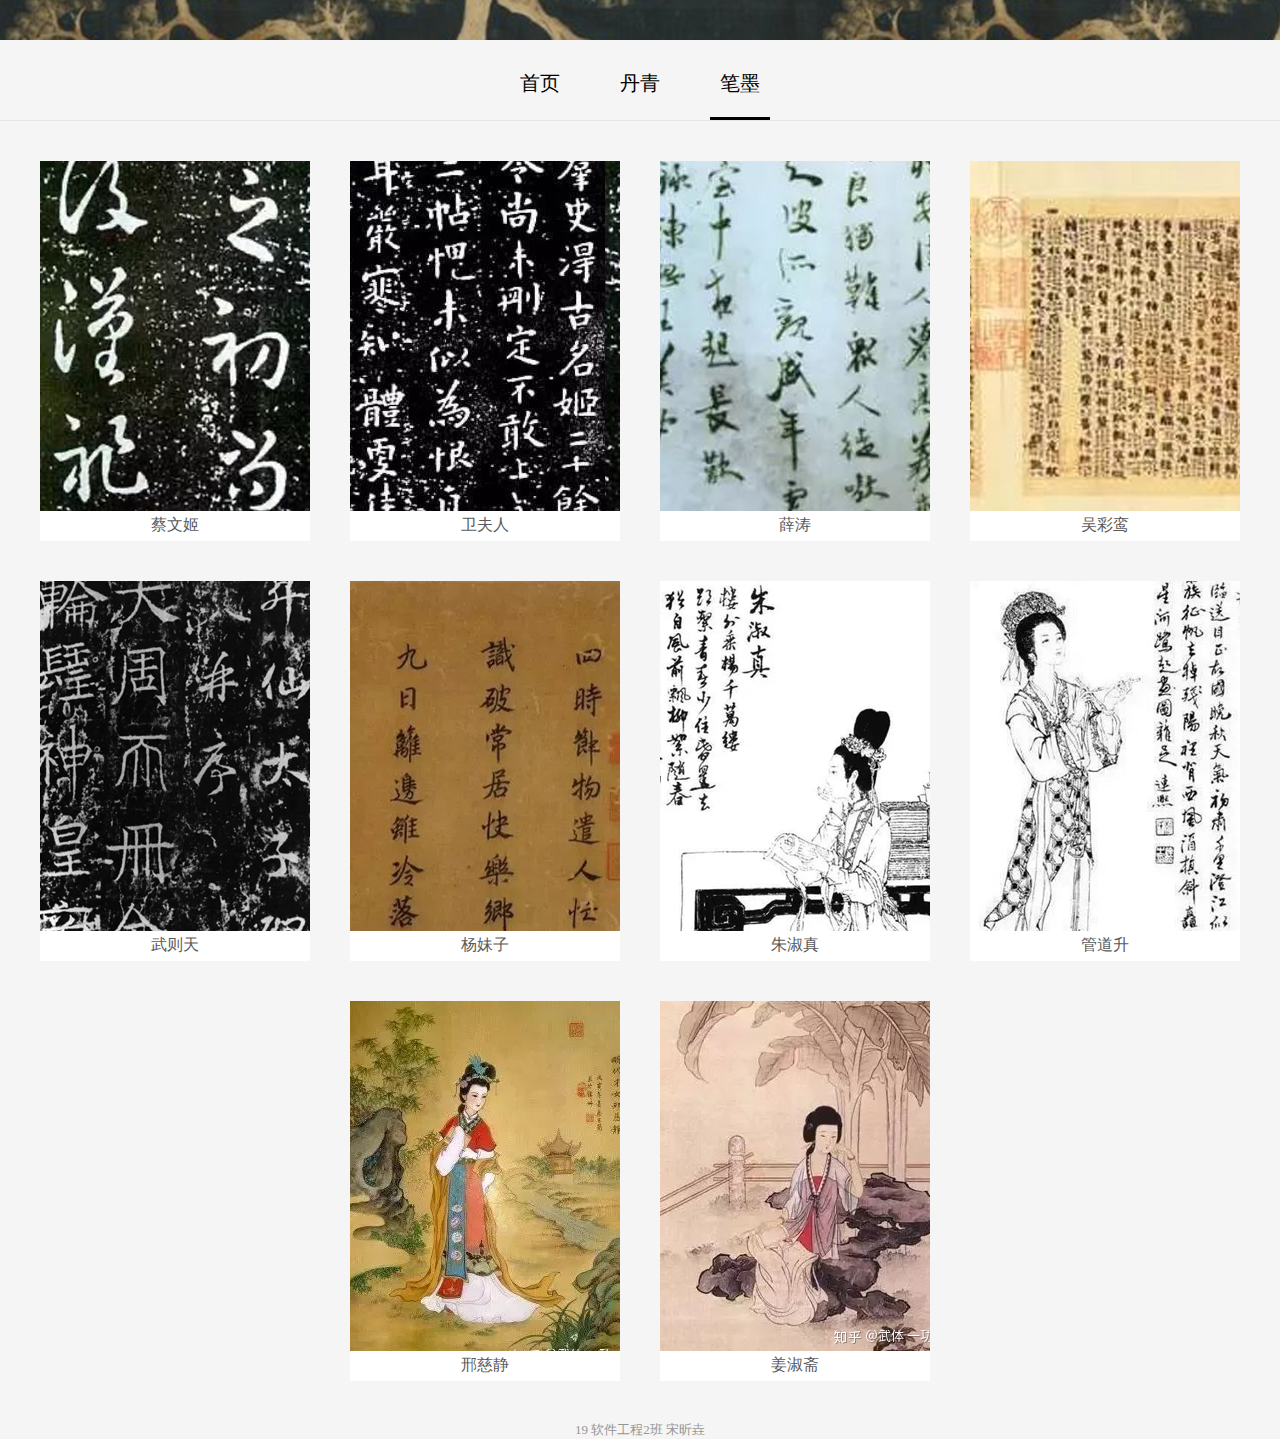
<file: yiwen/shu.html>
<!DOCTYPE html>
<html lang="en">
<head>
  <meta charset="UTF-8">
  <meta http-equiv="X-UA-Compatible" content="IE=edge">
  <meta name="viewport" content="width=device-width, initial-scale=1.0">
  <title>这里是标签页标题啦</title>
  <link rel="stylesheet" href="style.css">
  <link rel="icon" href="icon.png">
</head>
<body>
  <header></header>
  <nav>
    <a href="../index.html">首页</a>
    <a href="hua.html" >丹青</a>
    <!-- 这样有一个此时在这个页面的感觉 -->
    <a href=""style="color: #000000;
    border-bottom: 3px solid #000000;">笔墨</a>
  </nav>
  <div class="showcase">
	  

		<a href="https://pic3.zhimg.com/80/v2-a4f738740101647ffcdc12a63c018b26_1440w.jpg?source=1940ef5c">
		      <img src="yiwenimg/letter1.png" alt="">
		      <span>蔡文姬</span>
		</a>
		    
		    
		    
		    <a href="https://pic3.zhimg.com/80/v2-4619f741cc00c229a161641128817537_1440w.jpg?source=1940ef5c">
				<img src="yiwenimg/letter2.png" alt="">
				<span>卫夫人</span>
			</a>
			
			<a href="https://pic1.zhimg.com/80/v2-aceab330de3e38db919d2226dec1ee9a_1440w.jpg?source=1940ef5c">
				<img src="yiwenimg/letter3.png" alt="">
				<span>薛涛</span>
			</a>
				
				<a href="https://pic1.zhimg.com/80/v2-380b3fb8db447d76a6266b7a78937070_1440w.jpg?source=1940ef5c">
					<img src="yiwenimg/letter4.png" alt="">
				<span> 吴彩鸾</span>
				</a>
				
				<a href="https://pic3.zhimg.com/80/v2-713113253e998e1029562a8e9f31c80f_1440w.jpg?source=1940ef5c">
					<img src="yiwenimg/letter5.png" alt="">
					<span>武则天</span>
				</a>
				 
				<a href="https://pic1.zhimg.com/80/v2-7cf5d1df4f040559b27b60ebc12e2683_1440w.jpg?source=1940ef5c">
					<img src="yiwenimg/letter6.png" alt="">
				<span> 杨妹子</span>
				</a>
				
				<a href="https://pic1.zhimg.com/80/v2-2adb0184a6539ad5d5285b08fb7c90d8_1440w.jpg?source=1940ef5c">
					<img src="yiwenimg/letter7.png" alt="">
					<span>朱淑真
					</span>
				</a>
				
				<a href="https://pic1.zhimg.com/80/v2-c7ce379fbc5749ed1c5dd6531bac031b_1440w.jpg?source=1940ef5c">
					<img src="yiwenimg/letter8.png" alt="">
					<span>管道升
					</span>
				</a>
				
				<a href="https://pic3.zhimg.com/80/v2-a23c521ec05d489ca2c6aaf5ca296aec_1440w.jpg?source=1940ef5c">
					<img src="yiwenimg/letter9.png" alt="">
					<span> 邢慈静
					</span>
					
				</a>
				
				<a href="https://pic1.zhimg.com/80/v2-eab32dfb2cb1ee9e8a8b263f27ff1be7_1440w.jpg?source=1940ef5c">
					<img src="yiwenimg/letter10.png" alt="">
				<span> 姜淑斋
		</span>
		</a>

				</div>
  <footer>19 软件工程2班 宋昕垚</footer>
</body>
</html>
</file>
<file: game1/game.css>
* {
    margin: 0px;
    padding: 0px;
}

body {
    background-image: url("game-bk.jpeg") ;

}

#box {
    width: 920px;
    height: 600px;
    margin: 0px auto;
    position: relative;
    color: #f2f2f2;
}

#top {
    width: 100%;
    height: 145px;
}

#top .title {
    width: 100%;
    height: 50px;
    text-align: center;
    line-height: 70px;
    font-size: 25px;
    font-weight: 900;
	color: #808080;
}

#top .sm {
    width: 100%;
    height: 50px;
    text-align: center;
    line-height: 50px;
	color: #808080;
}

#top .but {
    width: 140px;
    height: 40px;
    outline: 0;
    border: 1px solid #241d13;
    background: #a73f2d;
    color: #fff;
    border-radius: 5px;
    box-shadow: 0 0 15px #7a2a1d;
    font-size: 16px;
    margin-left: 390px;
    cursor: pointer;
}

#middle {
    width: 100%;
    height: 455px;
    background: #fff;
    position: absolute;
    left: 0px;
    top: 165px;
    color: #333;
}

#middle .left {
    width: 125px;
    height: 55px;
    float: left;
    padding: 10px;
}

#middle .left p {
    width: 145px;
    line-height: 25px;
}

#middle .right {
    width: 771px;
    height: 455px;
    border-left: 2px solid #333;
    float: left;
    position: relative;
    overflow: hidden;
}

#middle .right img {
    width: 34px;
    height: 34px;
    cursor: pointer;
    position: absolute;
    left: 0px;
    top: 0px;
    display: none;
}
#middle p{
    font-size: 20px;
}
#middle span{
    color:#f10215;
}
</file>
<file: game2/css/index.css>
* {
	/* 初始化 取消页面的内外边距 */
	padding: 0;
	margin: 0;
}
body {
	/* 弹性布局 让页面元素垂直+水平居中 */
	display: flex;
	justify-content: center;
	align-items: center;
	/* 让页面始终占浏览器总高 */
	height: 100vh;
	background-color: #000;
	/* 视距 增加盒子的立体感 */
	perspective: 1000px;
}
section {
	/* 相对定位 */
	position: relative;
	width: 150px;
	height: 150px;
	/* 让子元素保留其3D位置 */
	transform-style: preserve-3d;
	/* 动画 名称 时长 linear 是匀速运动 infinite是无限次播放 */
	animation: rotate 5s linear infinite;
}
section div {
	position: absolute;
	top: 0;
	left: 0;
	width: 100%;
	height: 100%;
	background-color: #fff;
	transition: all 1s;
}
section div img {
	width: 100%;
	height: 100%;
}
section div:nth-child(1) {
	transform: translateZ(75px);
}
section:hover div:nth-child(1) {
	transform: translateZ(200px);
}
section div:nth-child(2) {
	transform: rotateX(-180deg) translateZ(75px);
}
section:hover div:nth-child(2) {
	transform: rotateX(-180deg) translateZ(200px);
}
section div:nth-child(3) {
	transform: rotateX(90deg) translateZ(75px);
}
section:hover div:nth-child(3) {
	transform: rotateX(90deg) translateZ(200px);
}
section div:nth-child(4) {
	transform: rotateX(-90deg) translateZ(75px);
}
section:hover div:nth-child(4) {
	transform: rotateX(-90deg) translateZ(200px);
}
section div:nth-child(5) {
	transform: rotateY(90deg) translateZ(75px);
}
section:hover div:nth-child(5) {
	transform: rotateY(90deg) translateZ(200px);
}
section div:nth-child(6) {
	transform: rotateY(-90deg) translateZ(75px);
}
section:hover div:nth-child(6) {
	transform: rotateY(-90deg) translateZ(200px);
}
section div:nth-child(7) {
	transform: translateZ(75px);
}
section div:nth-child(8) {
	transform: rotateX(-180deg) translateZ(75px);
}
section div:nth-child(9) {
	transform: rotateX(90deg) translateZ(75px);
}
section div:nth-child(10) {
	transform: rotateX(-90deg) translateZ(75px);
}
section div:nth-child(11) {
	transform: rotateY(90deg) translateZ(75px);
}
section div:nth-child(12) {
	transform: rotateY(-90deg) translateZ(75px);
}

@keyframes rotate {
	0% {
		transform: rotateY(0) rotateX(0);
	}
	100% {
		transform: rotateY(360deg) rotateX(360deg);
	}
}
</file>
<file: shicha/index.css>
*{
    padding: 0;
    margin: 0;
}
::-webkit-scrollbar{
    display: none;
}
#container{
    width: 100vw;
    height: auto;
}
section{
    height: 100vh;
    background-color: #c4cbcf;
    
    
    display: flex;
    justify-content: center;
    align-items: center;
	overflow: hidden;
}
.fonttitle{
	color: #fff;
	font-size: 20vh;
}
.fonttext{
	color: #F2F2F2;
	font-size: 6vh;
	margin: 0 10%;
	text-indent: 12vh;
	
}
.img{
    background-size: auto;
    background-position: center;
    overflow: hidden;
    background-attachment: fixed;
    background-repeat: no-repeat;
    max-width: 100%;
    user-select: none;
    cursor: default;
}
#img1{
    background-image: url(images/1.jpg);
}
#img2{
    background-image: url(images/2.jpg);
}
#img3{
    background-image: url(images/3.jpg);
}
#img4{
    background-image: url(images/4.jpg);
}
#img5{
    background-image: url(images/5.jpg);
}
#img6{
    background-image: url(images/6.jpg);
p {
	text-align: center;
	color: #F2F2F2;
	font-size: 1vh;
}
}
</file>
<file: yiwen/style.css>
body{
  margin: 0;
  background-color: #f5f5f5;

  display: flex;
  flex-direction: column;
  height: 100vh;
  /* 用flex划空间需要父元素有个具体的尺寸 */

  -webkit-tap-highlight-color: transparent;
}

header{
  height: 40px;
  background-image: url(yiwenimg/header2.png);
  flex-shrink: 0;
  /* 默认值为1 */
}

nav{
  border-bottom: 1px solid #e6e6e6;
  height: 80px;

  display: flex;
  justify-content: center;
}
nav a{
  text-decoration: none;
  /* 去掉下划线 */
  font-size: 20px;
  color: #000;
  padding: 30px 10px;
  margin: 0 20px;
  /* 这样可以做出线分开的感觉 */
}
nav a:hover{
  color: #4e7ca1;
  border-bottom: 3px solid #4e7ca1;
  transition: all .2s;
  -webkit-transition: all .2s;
  -moz-transition: all .2s;
  -ms-transition: all .2s;
  -o-transition: all .2s;
  /*这些是兼容性代码*//*自动生成是靠的Autoprefixer插件*//*兼容这些浏览器的老版本,在那些版本里这是实验性功能*/;
}

.showcase{
  flex-grow: 1;
    /* 意思是header:nav:div.showcase:footer=0:0:1:0 */
  margin-top: 20px;

  /* 之前的空行也是，为的是分开对自己的设置和对子元素的设置，好读 */
  display: flex;
  justify-content: center;
  flex-wrap: wrap;
  align-content: start;
  /* 如果.showcase a的个数很少的话这句话是必要的哦 */
}
.showcase a{
  width: 270px;
  /*width: 150px;
  */height: 380px;
  background-color: #fff;
  margin: 20px;

  transition-property: transform, box-shadow;
  transition-duration: .3s, .3s;
  /* 特定多个对象的话,不能用transition的嘞 */
  /* transition本身就是tp和tduration和tdelay的简写来着 */

  text-decoration: none;
}
.showcase a:hover{
  transform: translateY(-8px);
  -webkit-transform: translateY(-8px);
  -moz-transform: translateY(-8px);
  -ms-transform: translateY(-8px);
  -o-transform: translateY(-8px);
  box-shadow: 0 10px 20px rgba(0, 0, 0, .1);
}
/* hover在移动端的效果不大好 */
/* 可以用@media给移动端来点特殊效果 */
/* 但是本视频就先不涉及@media了 */
.showcase a img{
  width: 270px;
  height: 350px;
}
.showcase a span{
  display: block;
  text-align: center;
  color: #595959;
}

footer{
  text-align: center;
  margin: 20px 0;
  color: #959595;
  font-size: small;
}
</file>
